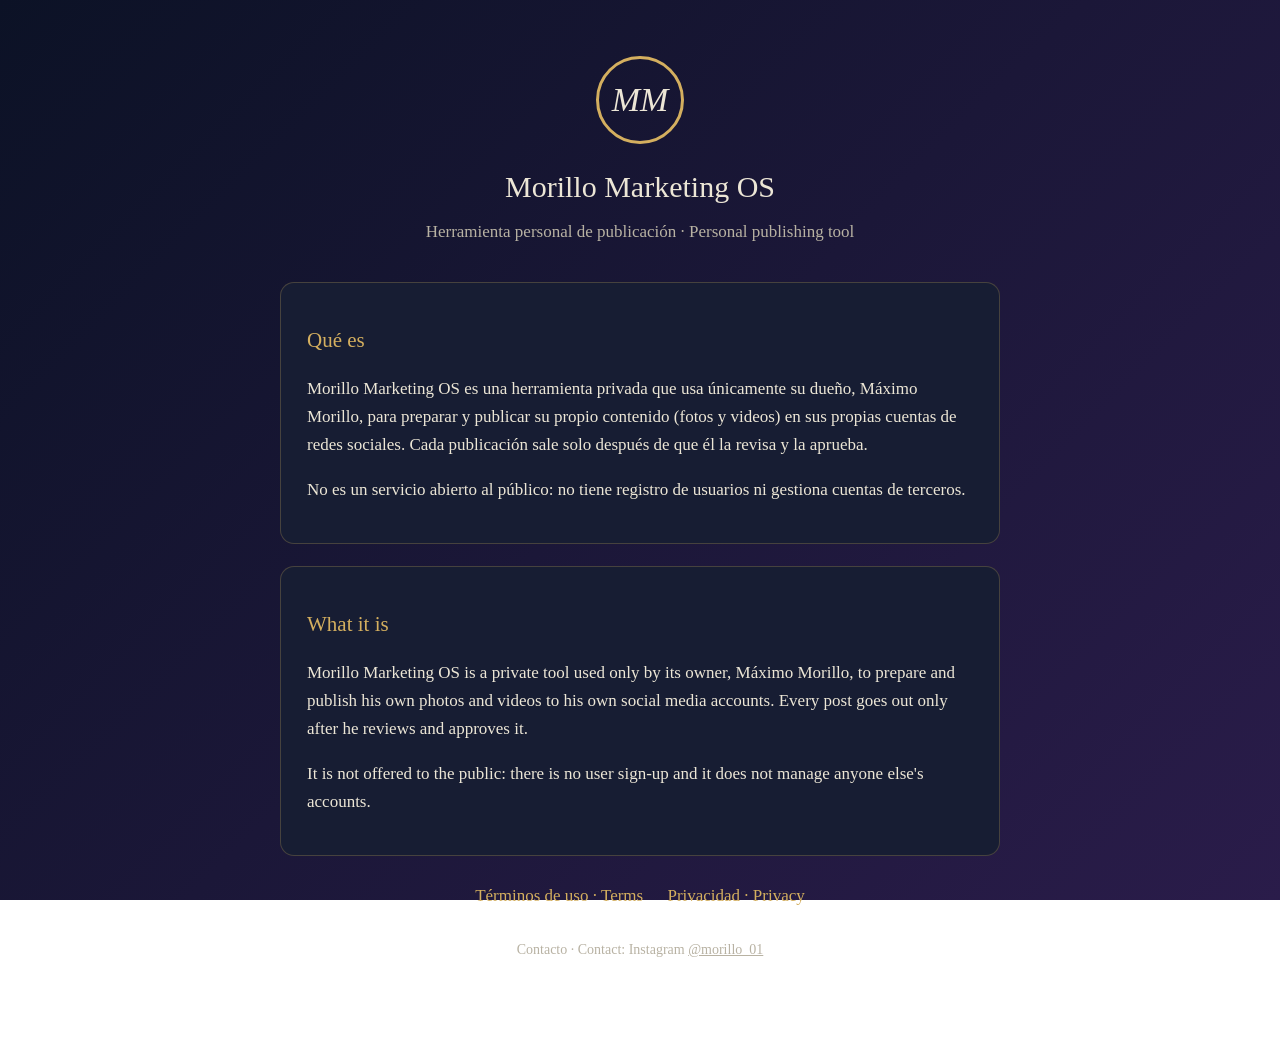
<file: index.html>
<!doctype html>
<html lang="es">
<head>
<meta charset="utf-8">
<meta name="viewport" content="width=device-width, initial-scale=1">
<title>Morillo Marketing OS</title>
<link rel="stylesheet" href="style.css">
</head>
<body>
<main>
  <header>
    <div class="sello">MM</div>
    <h1>Morillo Marketing OS</h1>
    <p class="sub">Herramienta personal de publicación · Personal publishing tool</p>
  </header>

  <section>
    <h2>Qué es</h2>
    <p>Morillo Marketing OS es una herramienta privada que usa únicamente su dueño, Máximo Morillo, para preparar y publicar su propio contenido (fotos y videos) en sus propias cuentas de redes sociales. Cada publicación sale solo después de que él la revisa y la aprueba.</p>
    <p>No es un servicio abierto al público: no tiene registro de usuarios ni gestiona cuentas de terceros.</p>
  </section>

  <section>
    <h2>What it is</h2>
    <p>Morillo Marketing OS is a private tool used only by its owner, Máximo Morillo, to prepare and publish his own photos and videos to his own social media accounts. Every post goes out only after he reviews and approves it.</p>
    <p>It is not offered to the public: there is no user sign-up and it does not manage anyone else's accounts.</p>
  </section>

  <nav>
    <a href="terms.html">Términos de uso · Terms</a>
    <a href="privacy.html">Privacidad · Privacy</a>
  </nav>
  <p class="fecha">Contacto · Contact: Instagram <a href="https://www.instagram.com/morillo_01/" style="color:inherit">@morillo_01</a></p>
</main>
</body>
</html>
</file>
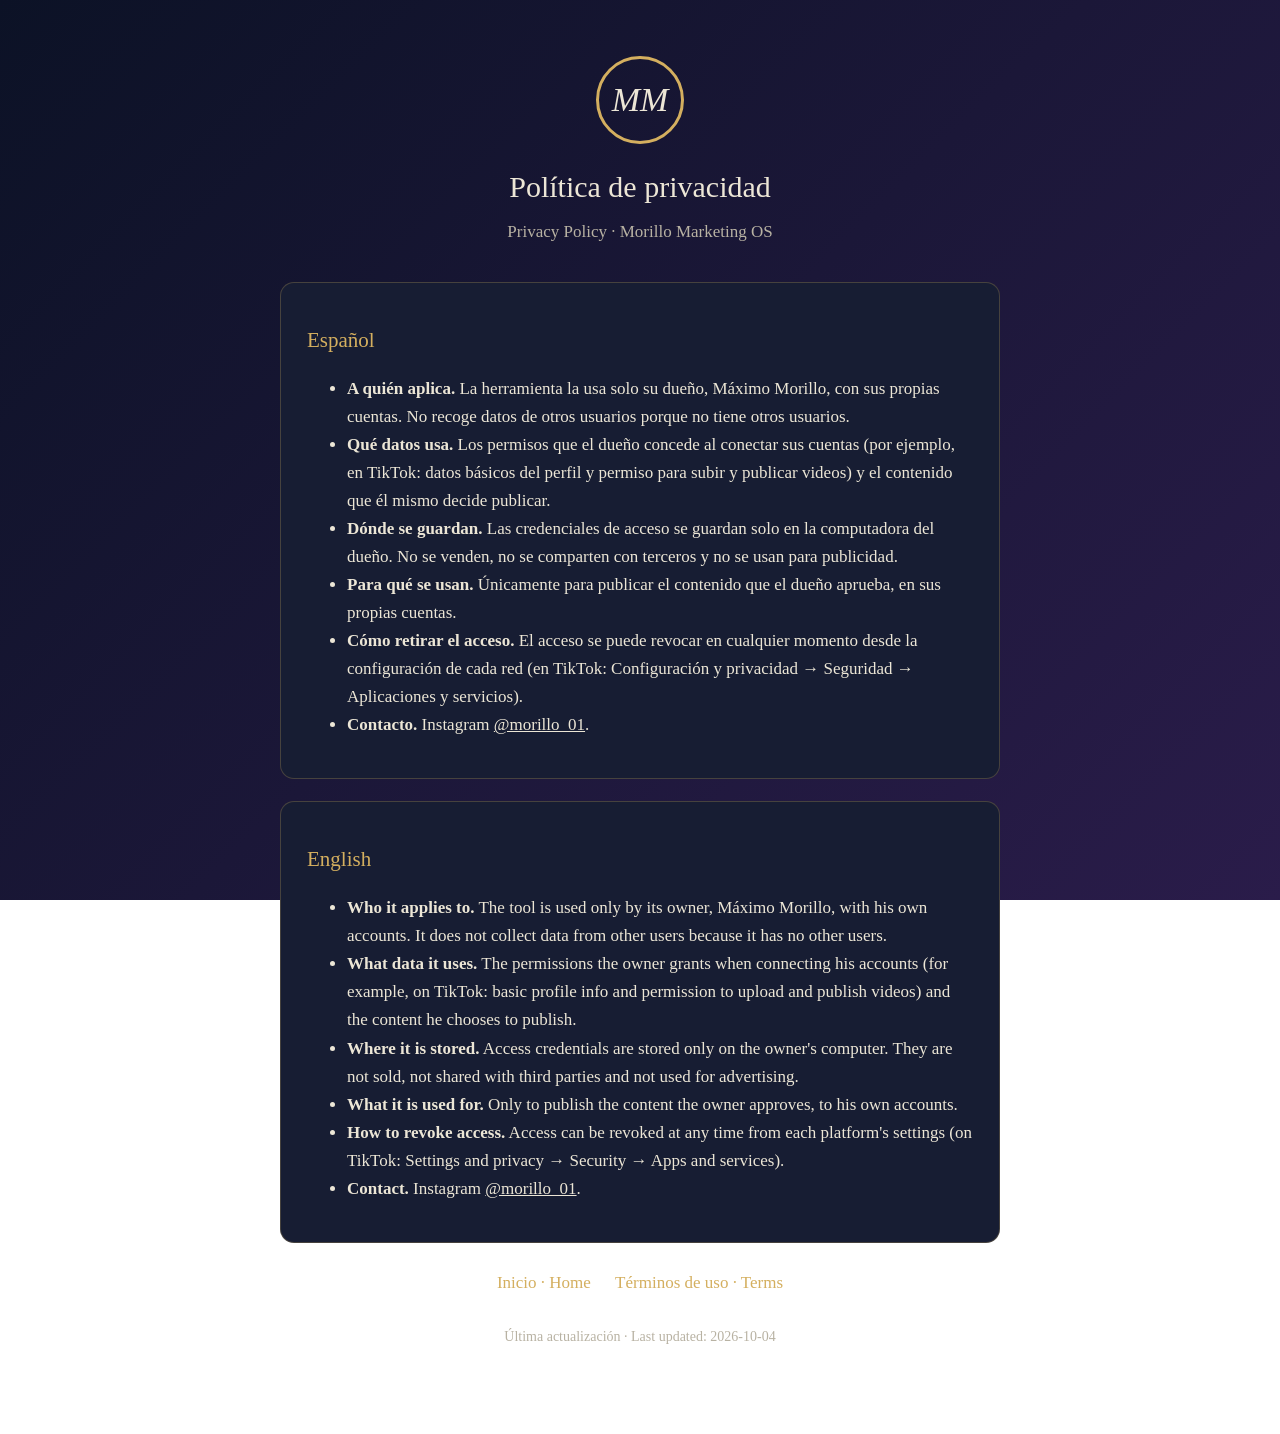
<file: privacy.html>
<!doctype html>
<html lang="es">
<head>
<meta charset="utf-8">
<meta name="viewport" content="width=device-width, initial-scale=1">
<title>Privacidad · Morillo Marketing OS</title>
<link rel="stylesheet" href="style.css">
</head>
<body>
<main>
  <header>
    <div class="sello">MM</div>
    <h1>Política de privacidad</h1>
    <p class="sub">Privacy Policy · Morillo Marketing OS</p>
  </header>

  <section>
    <h2>Español</h2>
    <ul>
      <li><strong>A quién aplica.</strong> La herramienta la usa solo su dueño, Máximo Morillo, con sus propias cuentas. No recoge datos de otros usuarios porque no tiene otros usuarios.</li>
      <li><strong>Qué datos usa.</strong> Los permisos que el dueño concede al conectar sus cuentas (por ejemplo, en TikTok: datos básicos del perfil y permiso para subir y publicar videos) y el contenido que él mismo decide publicar.</li>
      <li><strong>Dónde se guardan.</strong> Las credenciales de acceso se guardan solo en la computadora del dueño. No se venden, no se comparten con terceros y no se usan para publicidad.</li>
      <li><strong>Para qué se usan.</strong> Únicamente para publicar el contenido que el dueño aprueba, en sus propias cuentas.</li>
      <li><strong>Cómo retirar el acceso.</strong> El acceso se puede revocar en cualquier momento desde la configuración de cada red (en TikTok: Configuración y privacidad → Seguridad → Aplicaciones y servicios).</li>
      <li><strong>Contacto.</strong> Instagram <a href="https://www.instagram.com/morillo_01/" style="color:inherit">@morillo_01</a>.</li>
    </ul>
  </section>

  <section>
    <h2>English</h2>
    <ul>
      <li><strong>Who it applies to.</strong> The tool is used only by its owner, Máximo Morillo, with his own accounts. It does not collect data from other users because it has no other users.</li>
      <li><strong>What data it uses.</strong> The permissions the owner grants when connecting his accounts (for example, on TikTok: basic profile info and permission to upload and publish videos) and the content he chooses to publish.</li>
      <li><strong>Where it is stored.</strong> Access credentials are stored only on the owner's computer. They are not sold, not shared with third parties and not used for advertising.</li>
      <li><strong>What it is used for.</strong> Only to publish the content the owner approves, to his own accounts.</li>
      <li><strong>How to revoke access.</strong> Access can be revoked at any time from each platform's settings (on TikTok: Settings and privacy → Security → Apps and services).</li>
      <li><strong>Contact.</strong> Instagram <a href="https://www.instagram.com/morillo_01/" style="color:inherit">@morillo_01</a>.</li>
    </ul>
  </section>

  <nav>
    <a href="index.html">Inicio · Home</a>
    <a href="terms.html">Términos de uso · Terms</a>
  </nav>
  <p class="fecha">Última actualización · Last updated: 2026-10-04</p>
</main>
</body>
</html>
</file>
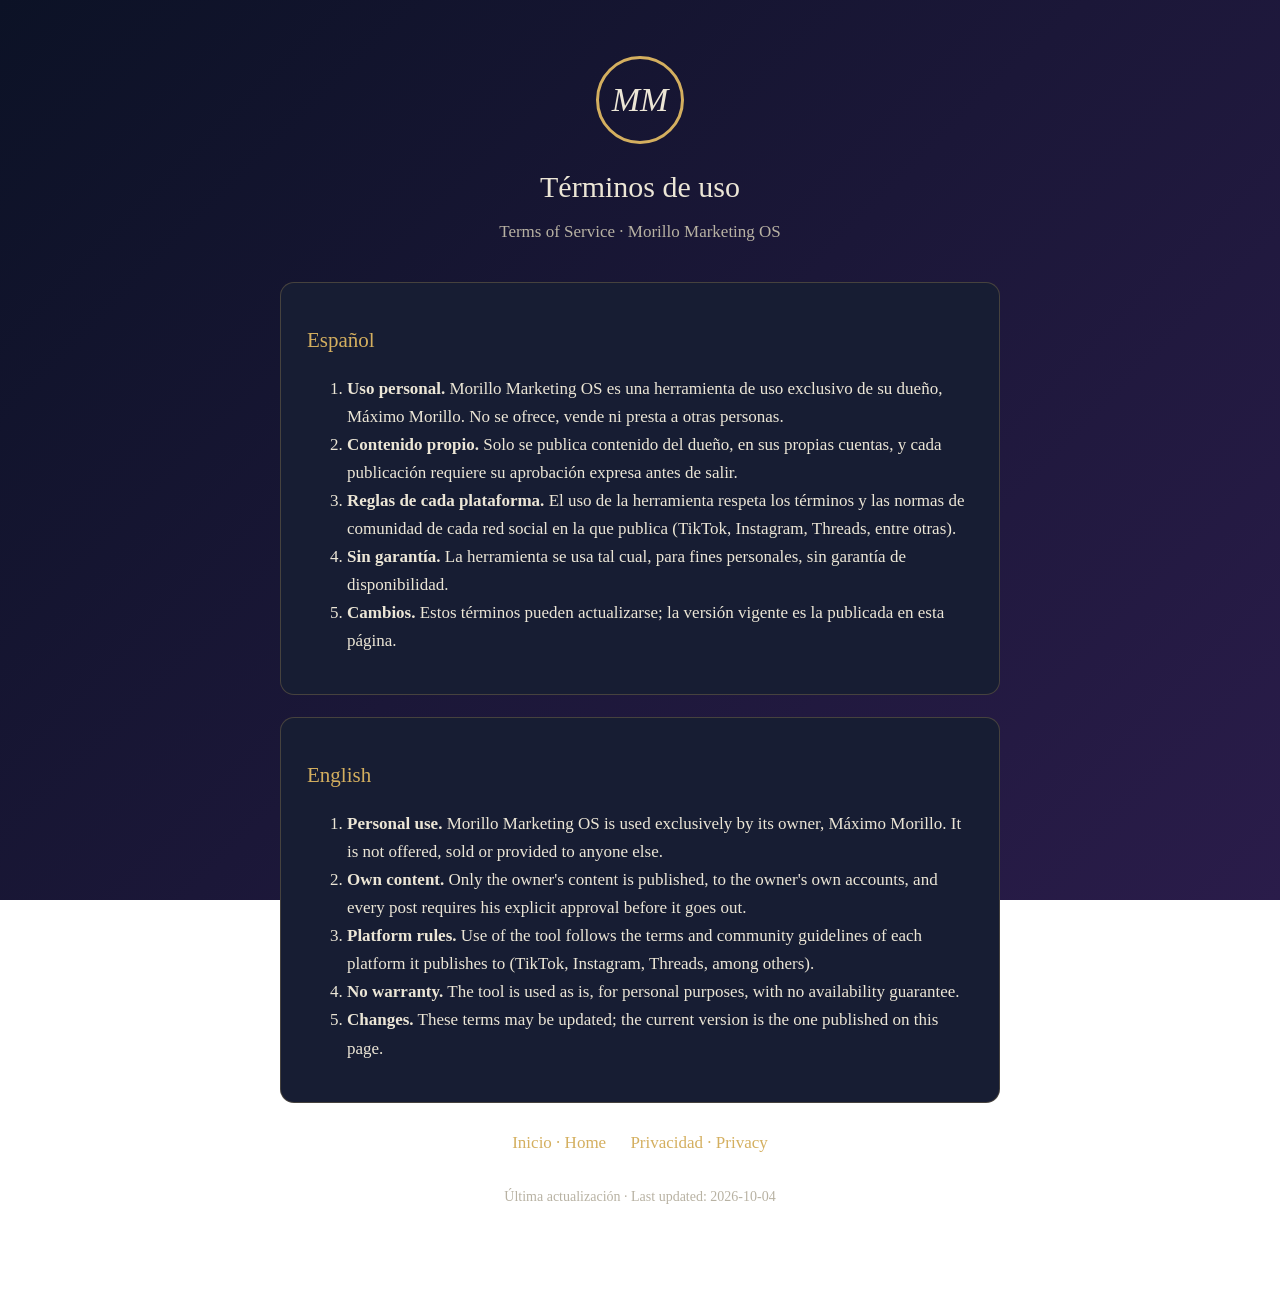
<file: terms.html>
<!doctype html>
<html lang="es">
<head>
<meta charset="utf-8">
<meta name="viewport" content="width=device-width, initial-scale=1">
<title>Términos de uso · Morillo Marketing OS</title>
<link rel="stylesheet" href="style.css">
</head>
<body>
<main>
  <header>
    <div class="sello">MM</div>
    <h1>Términos de uso</h1>
    <p class="sub">Terms of Service · Morillo Marketing OS</p>
  </header>

  <section>
    <h2>Español</h2>
    <ol>
      <li><strong>Uso personal.</strong> Morillo Marketing OS es una herramienta de uso exclusivo de su dueño, Máximo Morillo. No se ofrece, vende ni presta a otras personas.</li>
      <li><strong>Contenido propio.</strong> Solo se publica contenido del dueño, en sus propias cuentas, y cada publicación requiere su aprobación expresa antes de salir.</li>
      <li><strong>Reglas de cada plataforma.</strong> El uso de la herramienta respeta los términos y las normas de comunidad de cada red social en la que publica (TikTok, Instagram, Threads, entre otras).</li>
      <li><strong>Sin garantía.</strong> La herramienta se usa tal cual, para fines personales, sin garantía de disponibilidad.</li>
      <li><strong>Cambios.</strong> Estos términos pueden actualizarse; la versión vigente es la publicada en esta página.</li>
    </ol>
  </section>

  <section>
    <h2>English</h2>
    <ol>
      <li><strong>Personal use.</strong> Morillo Marketing OS is used exclusively by its owner, Máximo Morillo. It is not offered, sold or provided to anyone else.</li>
      <li><strong>Own content.</strong> Only the owner's content is published, to the owner's own accounts, and every post requires his explicit approval before it goes out.</li>
      <li><strong>Platform rules.</strong> Use of the tool follows the terms and community guidelines of each platform it publishes to (TikTok, Instagram, Threads, among others).</li>
      <li><strong>No warranty.</strong> The tool is used as is, for personal purposes, with no availability guarantee.</li>
      <li><strong>Changes.</strong> These terms may be updated; the current version is the one published on this page.</li>
    </ol>
  </section>

  <nav>
    <a href="index.html">Inicio · Home</a>
    <a href="privacy.html">Privacidad · Privacy</a>
  </nav>
  <p class="fecha">Última actualización · Last updated: 2026-10-04</p>
</main>
</body>
</html>
</file>
<file: style.css>
:root {
  --fondo: #0f1426;
  --tarjeta: #171d33;
  --texto: #ece6d6;
  --suave: #b8b2a3;
  --oro: #d4af5f;
}
* { box-sizing: border-box; }
body {
  margin: 0;
  background: linear-gradient(135deg, #0c1226 0%, #2a1c4a 100%) fixed;
  color: var(--texto);
  font: 17px/1.65 Georgia, 'Times New Roman', serif;
}
main {
  max-width: 760px;
  margin: 0 auto;
  padding: 56px 20px 72px;
}
header { text-align: center; margin-bottom: 36px; }
.sello {
  width: 88px; height: 88px; border-radius: 50%;
  border: 3px solid var(--oro);
  display: inline-flex; align-items: center; justify-content: center;
  font-style: italic; font-size: 34px; color: var(--texto);
}
h1 { font-weight: normal; font-size: 30px; margin: 18px 0 6px; }
h2 { color: var(--oro); font-weight: normal; font-size: 21px; margin-top: 32px; }
p, li { color: var(--texto); }
.sub { color: var(--suave); margin: 0; }
section {
  background: var(--tarjeta);
  border: 1px solid rgba(212, 175, 95, 0.25);
  border-radius: 14px;
  padding: 8px 26px 22px;
  margin-bottom: 22px;
}
nav { text-align: center; margin: 26px 0 0; }
nav a { color: var(--oro); margin: 0 10px; text-decoration: none; }
nav a:hover { text-decoration: underline; }
.fecha { color: var(--suave); font-size: 14px; text-align: center; margin-top: 28px; }
</file>
